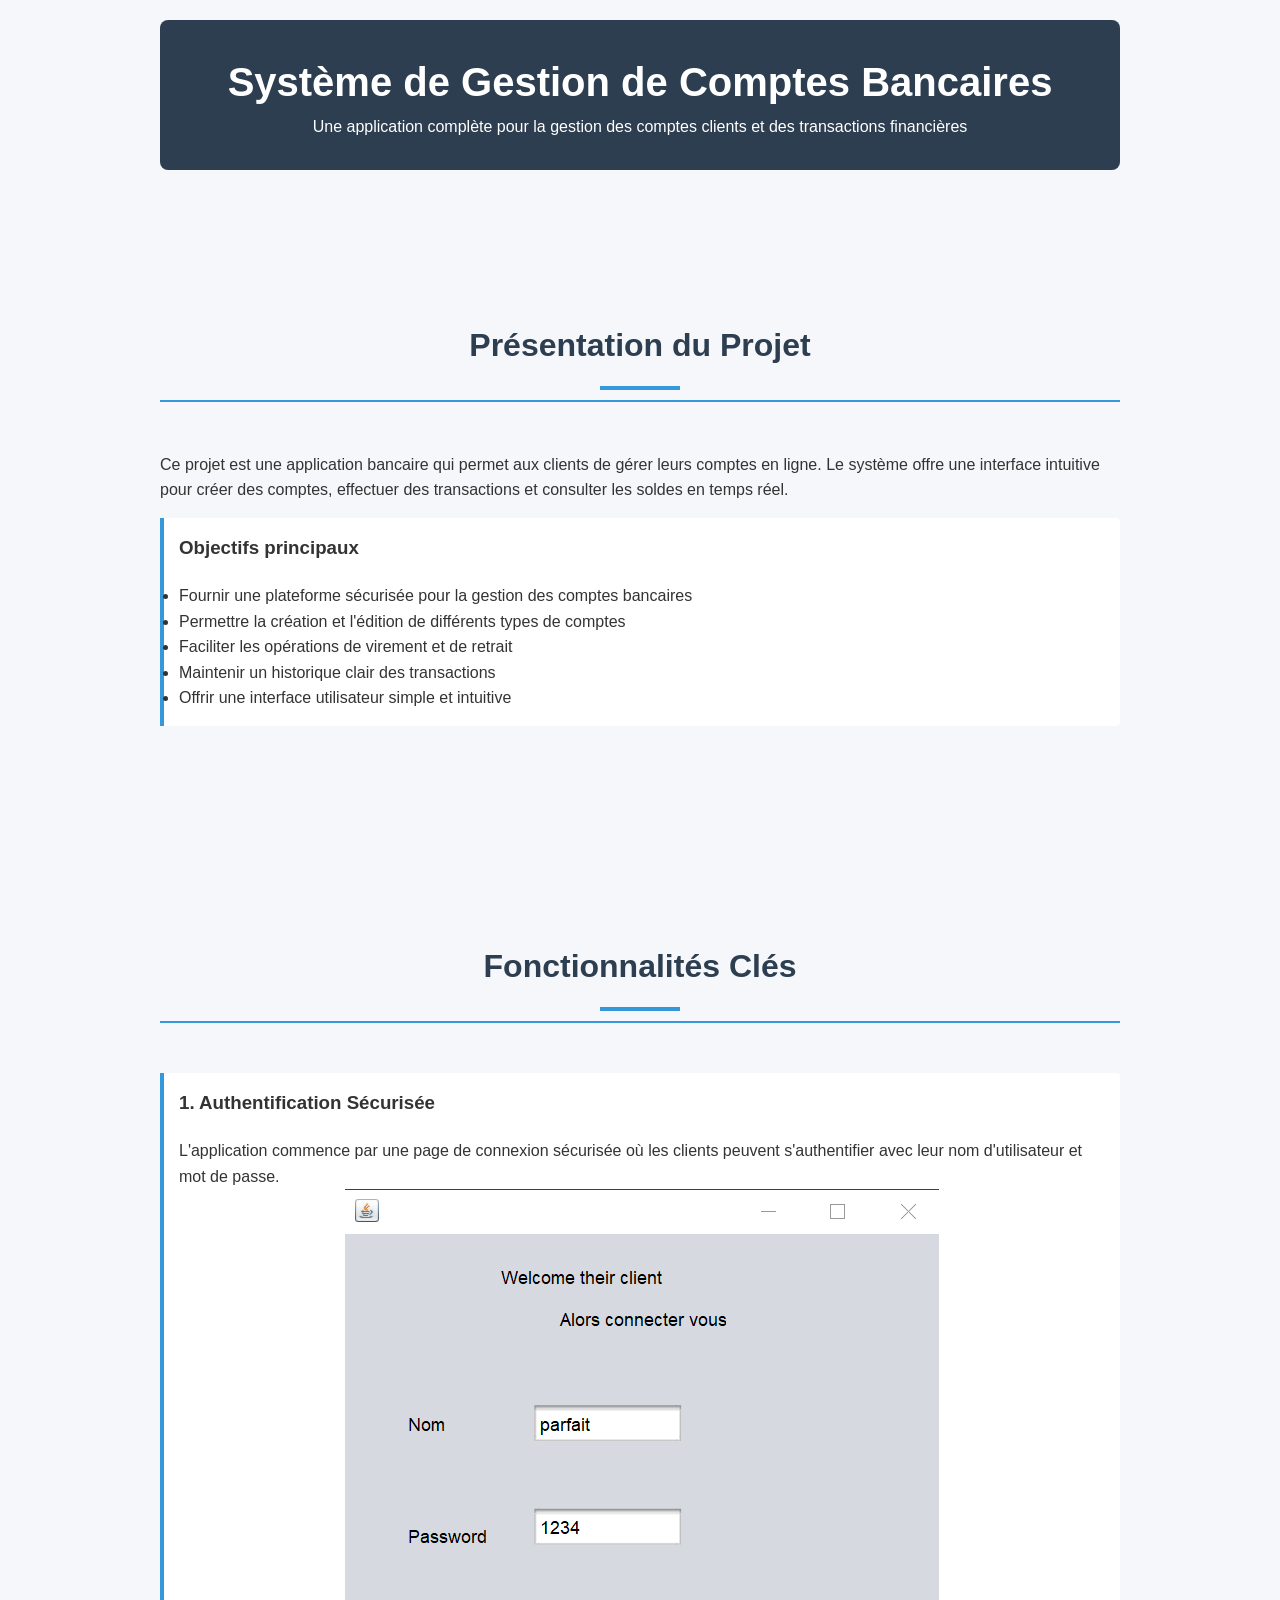
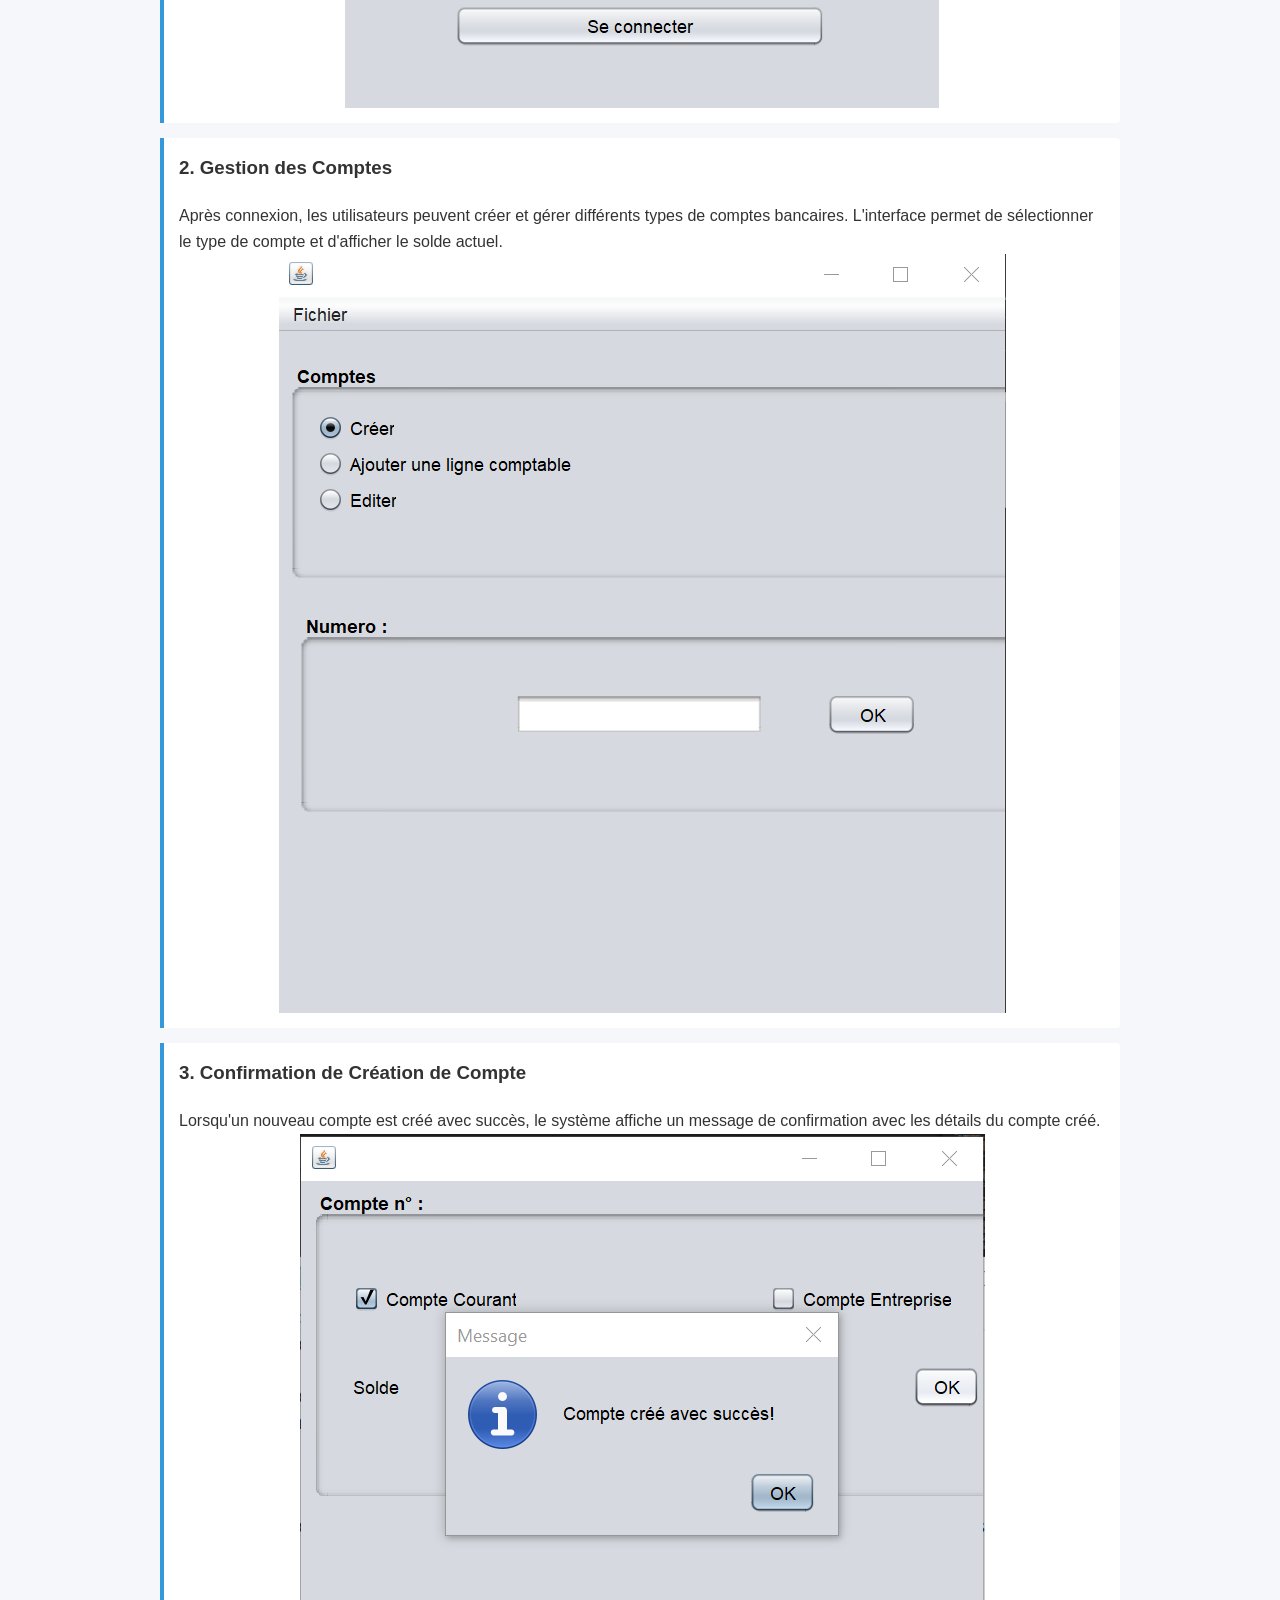
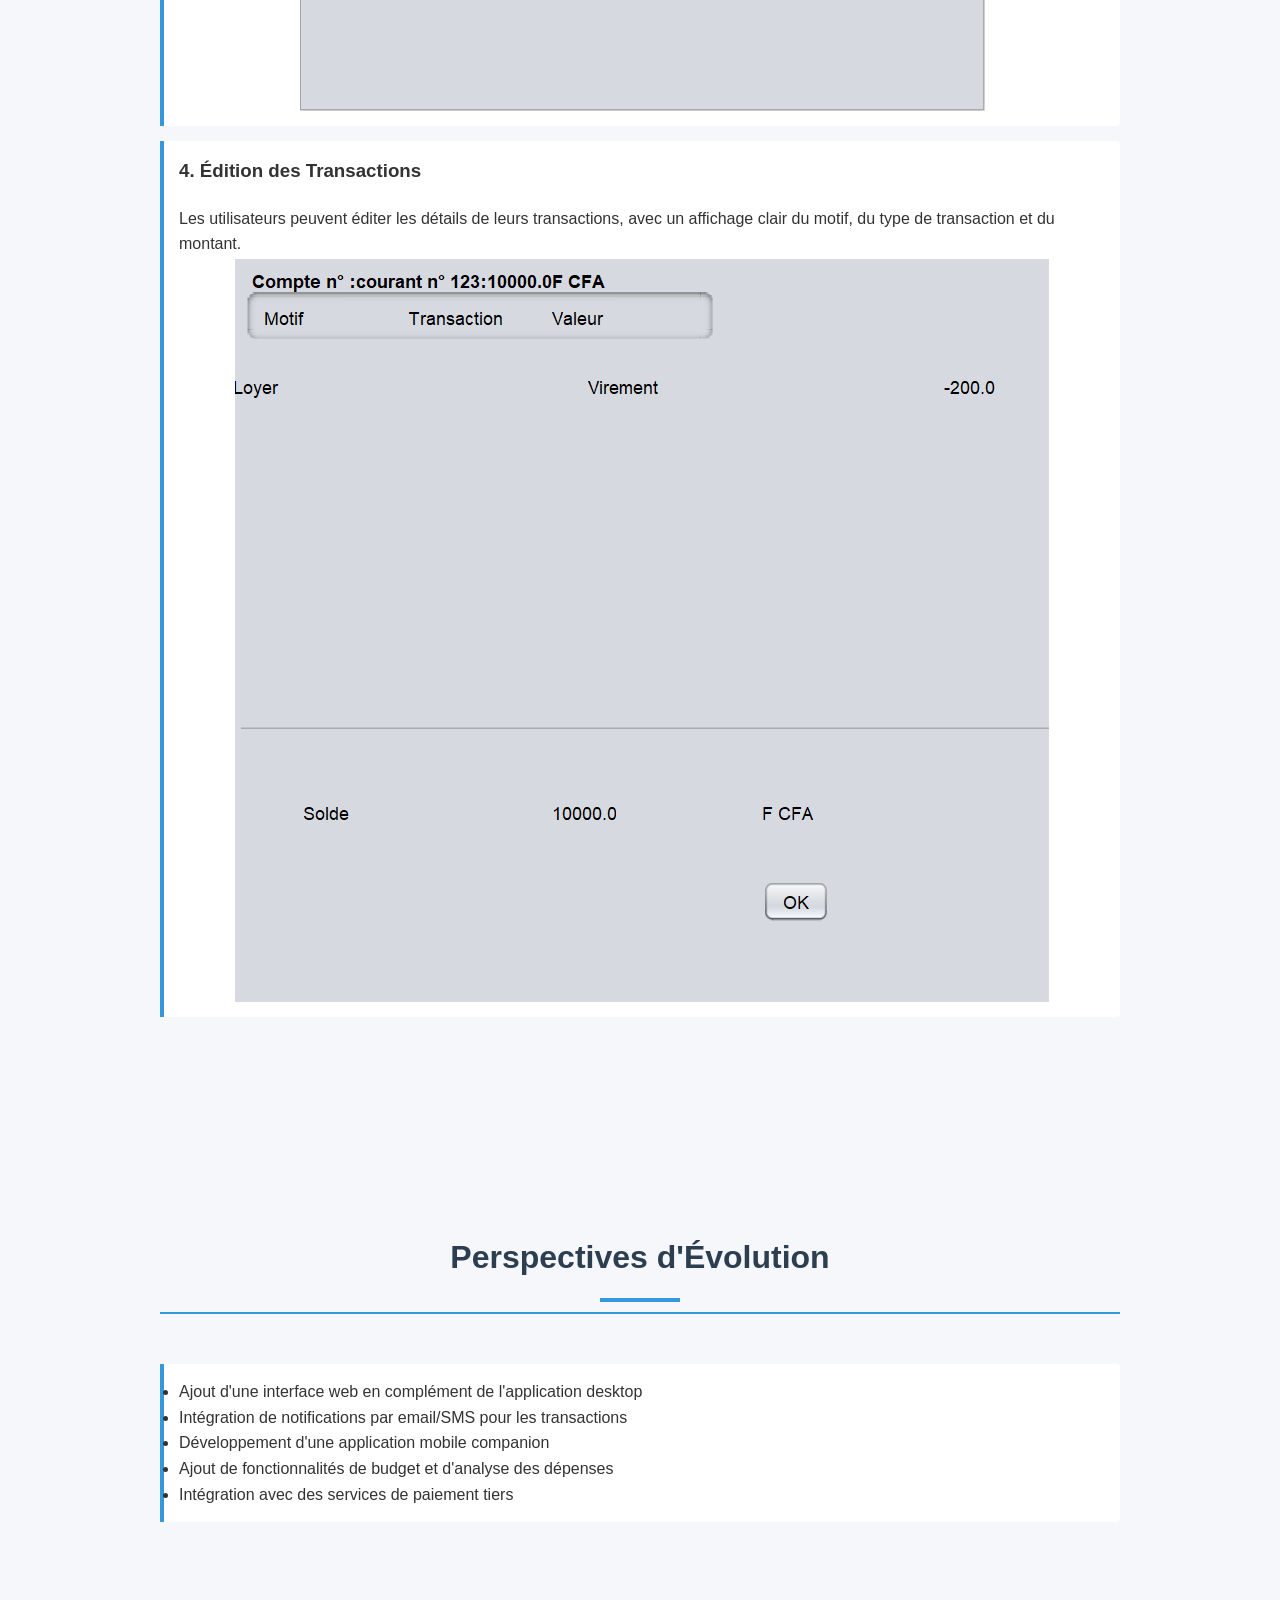
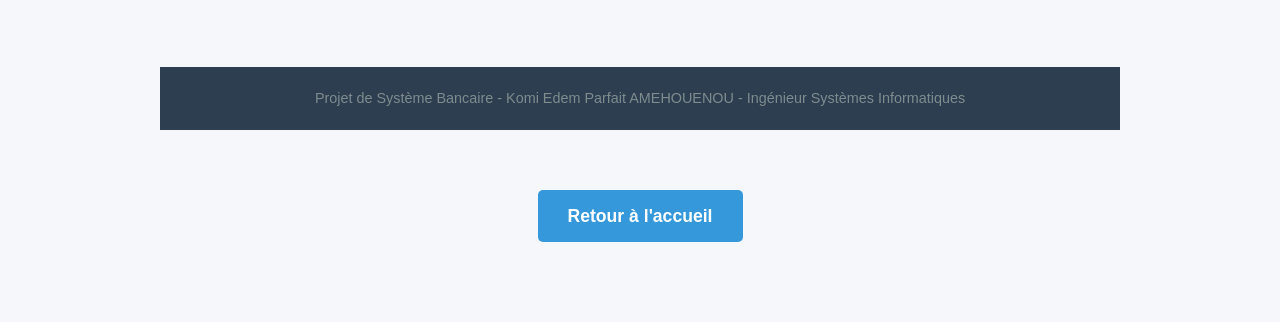
<file: banque.html>
<!DOCTYPE html>
<html lang="fr">
<head>
    <meta charset="UTF-8">
    <meta name="viewport" content="width=device-width, initial-scale=1.0">
    <title>Komi Edem Parfait AMEHOUENOU - Système de Gestion de Comptes</title>
     <link rel="stylesheet" href="css/Portfolio.css">
    <style>
        body {
            font-family: 'Segoe UI', Tahoma, Geneva, Verdana, sans-serif;
            line-height: 1.6;
            color: #333;
            max-width: 1000px;
            margin: 0 auto;
            padding: 20px;
            background-color: #f5f7fa;
        }
        
        header {
            background-color: #2c3e50;
            color: white;
            padding: 30px 0;
            text-align: center;
            border-radius: 8px;
            margin-bottom: 30px;
        }
        
        h1 {
            margin: 0;
            font-size: 2.5em;
        }
        
        h2 {
            color: #2c3e50;
            border-bottom: 2px solid #3498db;
            padding-bottom: 10px;
            margin-top: 40px;
        }
        
        .screenshot {
            background-color: white;
            border: 1px solid #ddd;
            border-radius: 8px;
            padding: 20px;
            margin: 20px 0;
            box-shadow: 0 4px 8px rgba(0,0,0,0.1);
        }
        
        .screenshot img {
            max-width: 100%;
            height: auto;
            display: block;
            margin: 0 auto;
            border: 1px solid #eee;
        }
        
        .screenshot-caption {
            text-align: center;
            font-style: italic;
            color: #7f8c8d;
            margin-top: 10px;
        }
        
        .feature {
            background-color: white;
            border-left: 4px solid #3498db;
            padding: 15px;
            margin: 15px 0;
            border-radius: 0 4px 4px 0;
        }
        
        .tech-stack {
            display: flex;
            flex-wrap: wrap;
            gap: 15px;
            margin: 20px 0;
        }
        
        .tech-item {
            background-color: #3498db;
            color: white;
            padding: 8px 15px;
            border-radius: 20px;
            font-size: 0.9em;
        }
        
        footer {
            text-align: center;
            margin-top: 50px;
            padding: 20px;
            color: #7f8c8d;
            font-size: 0.9em;
        }
        
        @media (max-width: 768px) {
            body {
                padding: 10px;
            }
            
            h1 {
                font-size: 1.8em;
            }
        }
    </style>
</head>
<body>

    

    <header>
        <h1>Système de Gestion de Comptes Bancaires</h1>
        <p>Une application complète pour la gestion des comptes clients et des transactions financières</p>
    </header>
    
    <section>
        <h2>Présentation du Projet</h2>
        <p>
            Ce projet est une application bancaire qui permet aux clients de gérer leurs comptes en ligne.
            Le système offre une interface intuitive pour créer des comptes, effectuer des transactions
            et consulter les soldes en temps réel.
        </p>
        
        <div class="feature">
            <h3>Objectifs principaux</h3>
            <ul>
                <li>Fournir une plateforme sécurisée pour la gestion des comptes bancaires</li>
                <li>Permettre la création et l'édition de différents types de comptes</li>
                <li>Faciliter les opérations de virement et de retrait</li>
                <li>Maintenir un historique clair des transactions</li>
                <li>Offrir une interface utilisateur simple et intuitive</li>
            </ul>
        </div>
    </section>
    
    <section>
        <h2>Fonctionnalités Clés</h2>
        
        <div class="feature">
            <h3>1. Authentification Sécurisée</h3>
            <p>
                L'application commence par une page de connexion sécurisée où les clients peuvent
                s'authentifier avec leur nom d'utilisateur et mot de passe.
            </p>
            <img src="images/Connecter.png" alt="Page de connection" 
             style="display: block; margin-left: auto; margin-right: auto;">
               
            </div>
        </div>
        
        <div class="feature">
            <h3>2. Gestion des Comptes</h3>
            <p>
                Après connexion, les utilisateurs peuvent créer et gérer différents types de comptes bancaires.
                L'interface permet de sélectionner le type de compte et d'afficher le solde actuel.
            </p>
            <img src="images/Bienvenue.png" alt="Page de connection" 
             style="display: block; margin-left: auto; margin-right: auto;">
               
        </div>
        
        <div class="feature">
            <h3>3. Confirmation de Création de Compte</h3>
            <p>
                Lorsqu'un nouveau compte est créé avec succès, le système affiche un message de confirmation
                avec les détails du compte créé.
            </p>
            <img src="images/CompteSuccess.png" alt="Page de connection" 
             style="display: block; margin-left: auto; margin-right: auto;">
               
        </div>
        
        <div class="feature">
            <h3>4. Édition des Transactions</h3>
            <p>
                Les utilisateurs peuvent éditer les détails de leurs transactions, avec un affichage clair
                du motif, du type de transaction et du montant.
            </p>
            <img src="images/Editer.png" alt="Page de connection" 
             style="display: block; margin-left: auto; margin-right: auto;">
               
                
        </div>
    </section>
    
    <section>
        <h2>Perspectives d'Évolution</h2>
        <div class="feature">
            <ul>
                <li>Ajout d'une interface web en complément de l'application desktop</li>
                <li>Intégration de notifications par email/SMS pour les transactions</li>
                <li>Développement d'une application mobile companion</li>
                <li>Ajout de fonctionnalités de budget et d'analyse des dépenses</li>
                <li>Intégration avec des services de paiement tiers</li>
            </ul>
        </div>
    </section>
    
    <footer>
        <p>Projet de Système Bancaire - Komi Edem Parfait AMEHOUENOU - Ingénieur Systèmes Informatiques</p>
    </footer>

    <!-- Bouton avec style inline -->
<div style="display: flex; justify-content: center; margin: 40px 0; padding: 20px 0;">
    <a href="index.html" 
       style="display: inline-block;
              background: #3498db;
              color: white;
              padding: 12px 30px;
              border-radius: 5px;
              text-decoration: none;
              font-weight: 600;
              font-size: 1.1rem;
              transition: all 0.3s ease;"
       onmouseover="this.style.background='#2980b9'; this.style.transform='translateY(-3px)'; this.style.boxShadow='0 5px 15px rgba(0,0,0,0.1)'"
       onmouseout="this.style.background='#3498db'; this.style.transform='none'; this.style.boxShadow='none'">
       Retour à l'accueil
    </a>

</div>
</body>
</html>
</file>
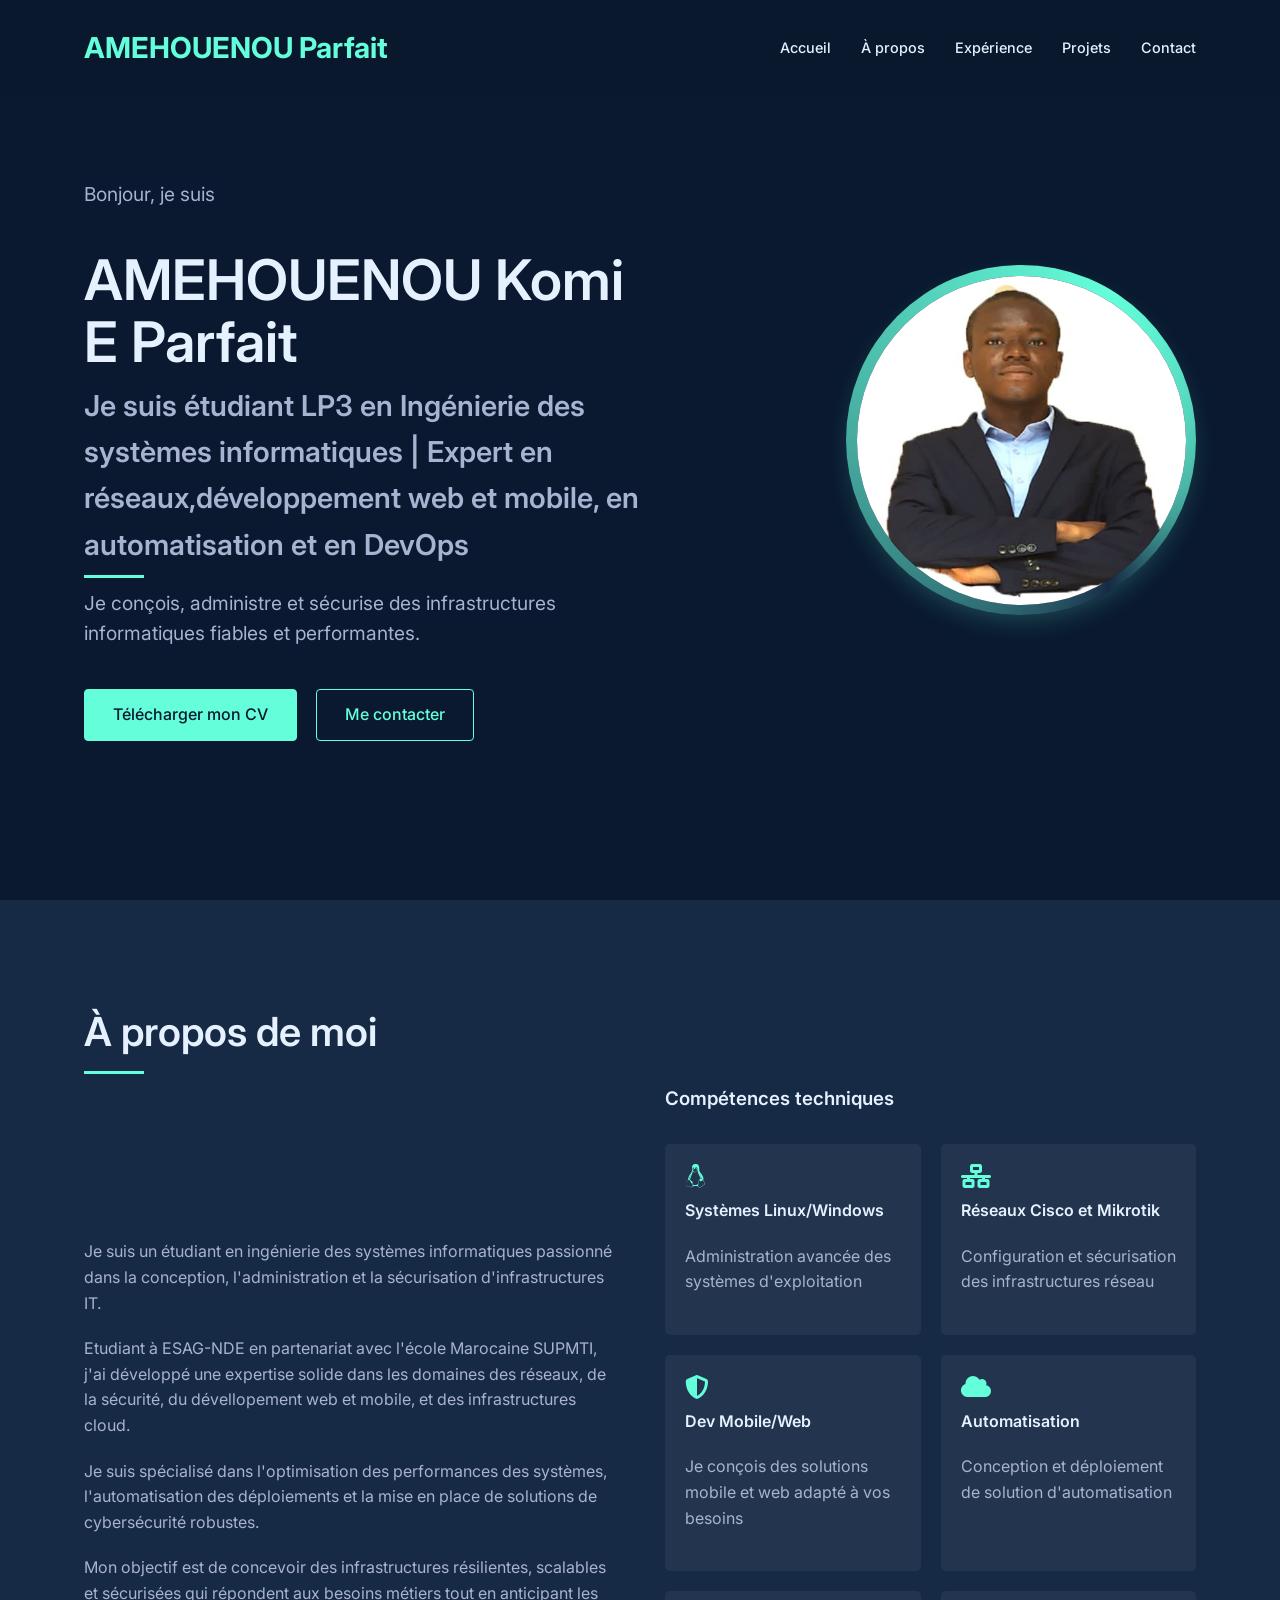
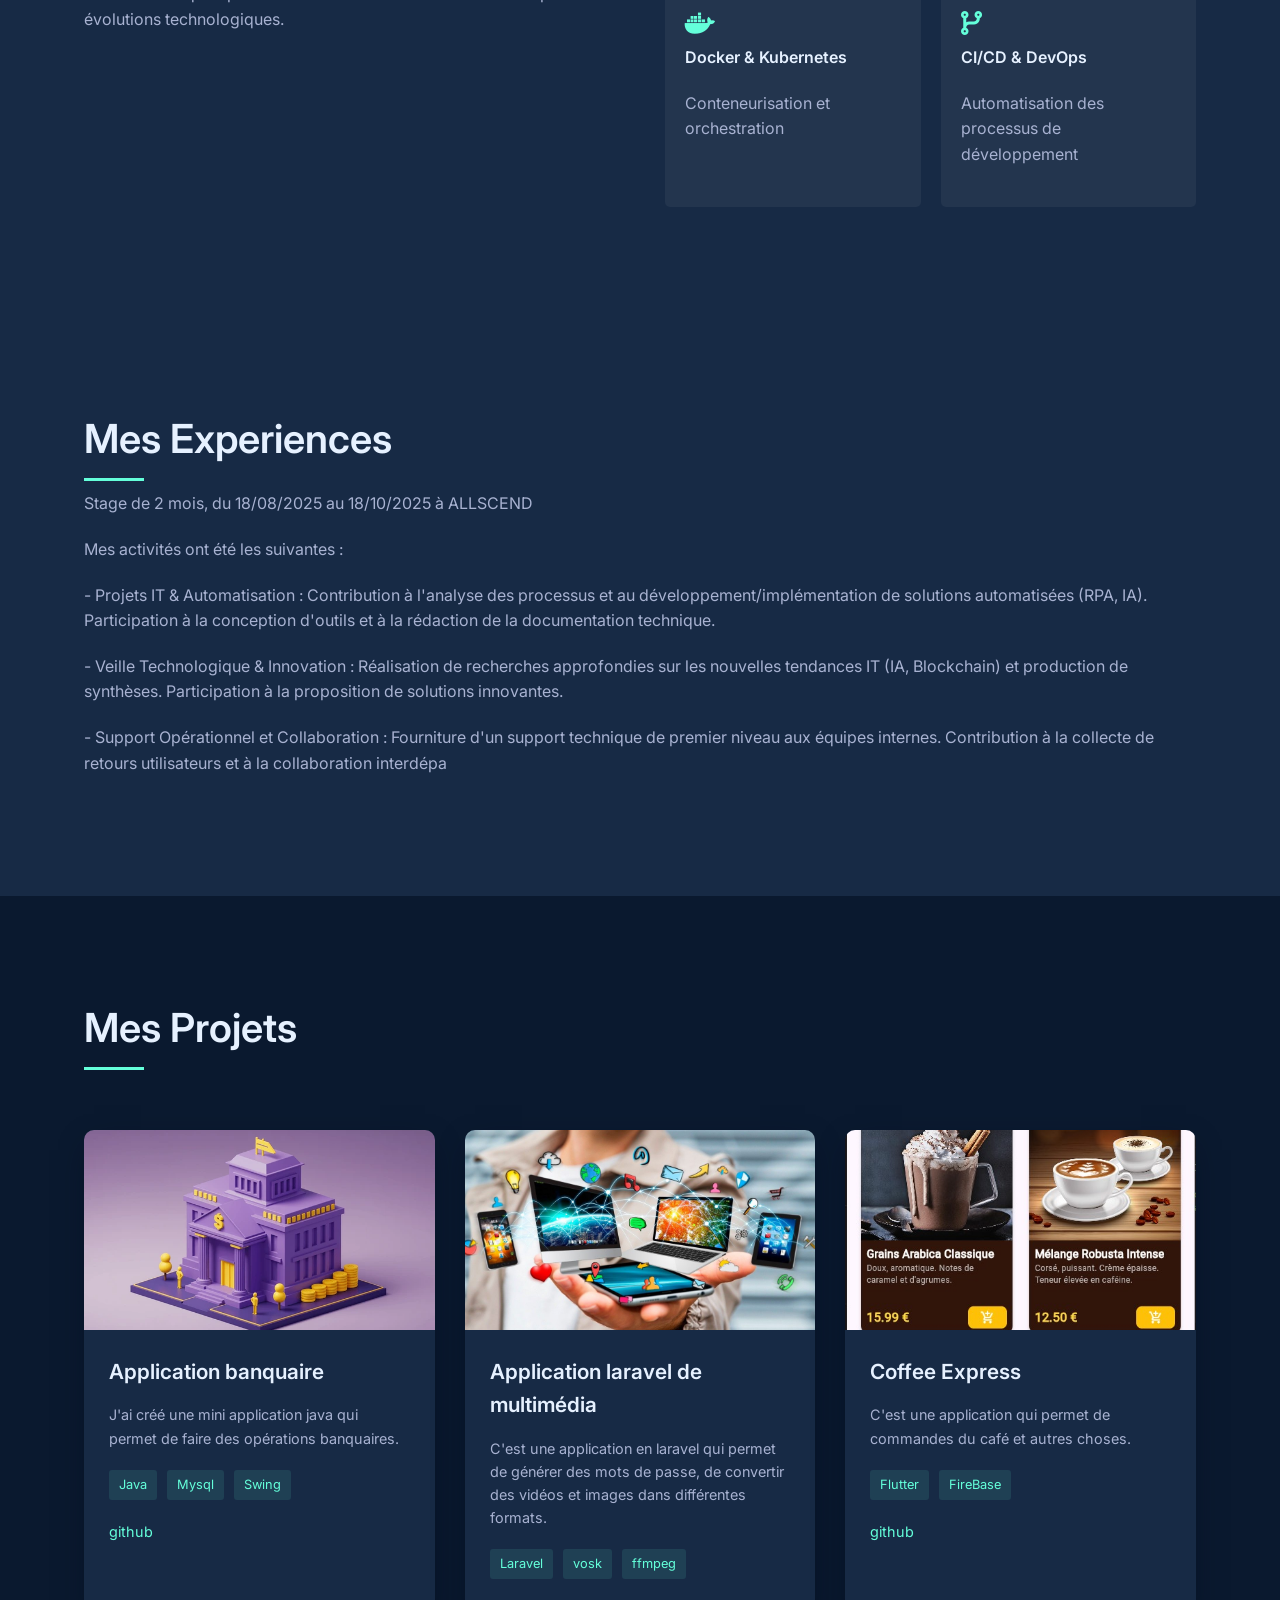
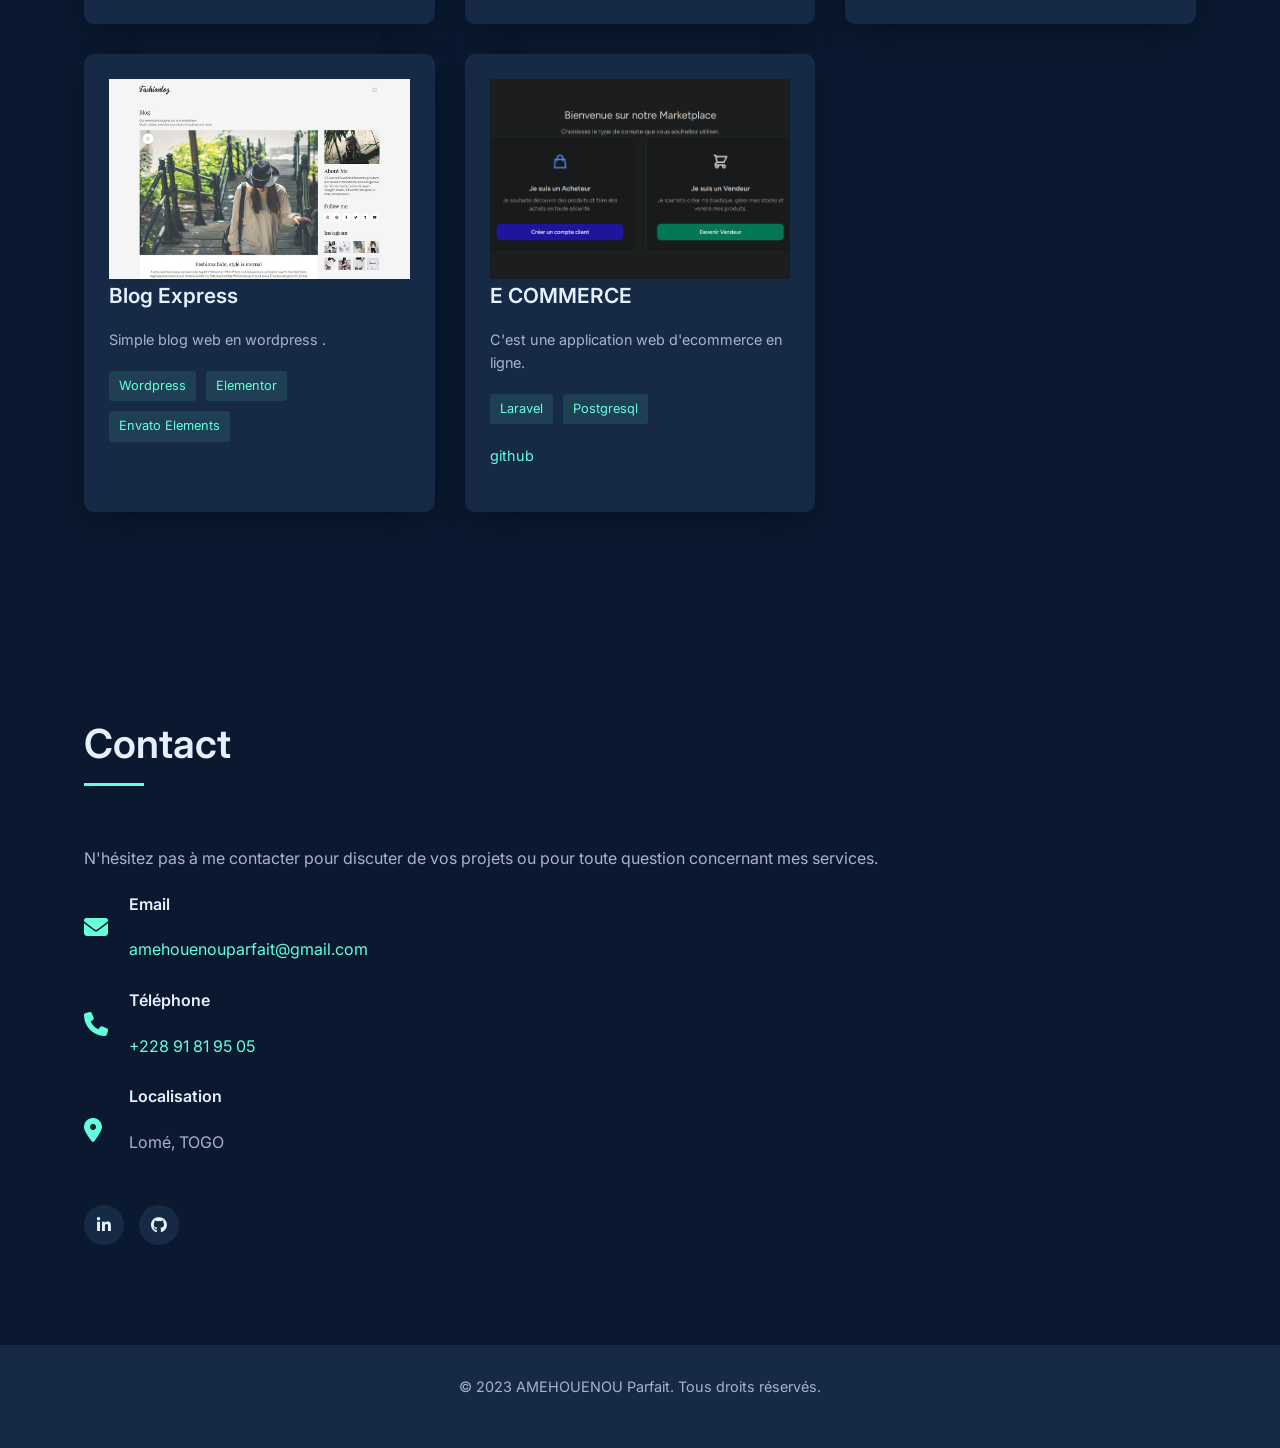
<file: portfolio.html>
<!DOCTYPE html>
<html lang="fr">
<head>
    <meta charset="UTF-8">
    <meta name="viewport" content="width=device-width, initial-scale=1.0">
    <title>AMEHOUENOU - Ingénieur en Systèmes Informatiques</title>
    <link rel="stylesheet" href="https://cdnjs.cloudflare.com/ajax/libs/font-awesome/6.4.0/css/all.min.css">
    <link rel="icon" type="image/png" href="/images/parfait.jpg">
    <link href="https://fonts.googleapis.com/css2?family=Inter:wght@300;400;500;600;700&display=swap" rel="stylesheet">
    <style>
        :root {
            --primary: #0a192f;
            --secondary: #172a45;
            --accent: #64ffda;
            --accent-light: #8affdf;
            --text: #ccd6f6;
            --text-light: #a8b2d1;
            --white: #e6f1ff;
            --transition: all 0.25s cubic-bezier(0.645, 0.045, 0.355, 1);
        }

        * {
            margin: 0;
            padding: 0;
            box-sizing: border-box;
        }

        html {
            scroll-behavior: smooth;
        }

        body {
            font-family: 'Inter', sans-serif;
            background-color: var(--primary);
            color: var(--text);
            line-height: 1.6;
            overflow-x: hidden;
        }

        .container {
            width: 90%;
            max-width: 1200px;
            margin: 0 auto;
            padding: 0 20px;
        }

        section {
            padding: 100px 0;
        }

        h1, h2, h3, h4 {
            color: var(--white);
            margin-bottom: 20px;
            font-weight: 600;
        }

        h1 {
            font-size: 3.5rem;
            line-height: 1.1;
        }

        h2 {
            font-size: 2.5rem;
            position: relative;
            display: inline-block;
        }

        h2::after {
            content: '';
            position: absolute;
            bottom: -10px;
            left: 0;
            width: 60px;
            height: 3px;
            background-color: var(--accent);
        }

        p {
            margin-bottom: 20px;
            color: var(--text-light);
        }

        a {
            text-decoration: none;
            color: var(--accent);
            transition: var(--transition);
        }

        a:hover {
            color: var(--accent-light);
        }

        .btn {
            display: inline-block;
            padding: 12px 28px;
            border-radius: 4px;
            font-weight: 500;
            cursor: pointer;
            transition: var(--transition);
            border: 1px solid var(--accent);
            background-color: transparent;
            color: var(--accent);
            font-size: 1rem;
        }

        .btn:hover {
            background-color: rgba(100, 255, 218, 0.1);
            transform: translateY(-3px);
        }

        .btn-primary {
            background-color: var(--accent);
            color: var(--primary);
            margin-right: 15px;
        }

        .btn-primary:hover {
            background-color: var(--accent-light);
            border-color: var(--accent-light);
        }

        /* Header */
        header {
            position: fixed;
            top: 0;
            width: 100%;
            padding: 25px 0;
            background-color: rgba(10, 25, 47, 0.9);
            -webkit-backdrop-filter: blur(10px);
            backdrop-filter: blur(10px);
            z-index: 1000;
            transition: var(--transition);
        }

        header.scrolled {
            padding: 15px 0;
            box-shadow: 0 10px 30px -10px rgba(2, 12, 27, 0.7);
        }

        .navbar {
            display: flex;
            justify-content: space-between;
            align-items: center;
        }

        .logo {
            font-size: 1.8rem;
            font-weight: 700;
            color: var(--accent);
        }

        .nav-links {
            display: flex;
            list-style: none;
        }

        .nav-links li {
            margin-left: 30px;
        }

        .nav-links a {
            color: var(--white);
            font-size: 0.9rem;
            font-weight: 500;
        }

        .nav-links a:hover {
            color: var(--accent);
        }

        .nav-links a span {
            color: var(--accent);
            margin-right: 5px;
            font-size: 0.8rem;
        }

        .mobile-menu {
            display: none;
            font-size: 1.5rem;
            cursor: pointer;
        }

        /* Hero Section */
        #hero {
            min-height: 100vh;
            display: flex;
            align-items: center;
            padding-top: 80px;
        }

        .hero-content {
            display: flex;
            align-items: center;
            justify-content: space-between;
        }

        .hero-text {
            flex: 1;
            max-width: 600px;
        }

        .hero-text h1 {
            margin-bottom: 10px;
        }

        .hero-text h2 {
            font-size: 1.8rem;
            margin-bottom: 20px;
            color: var(--text-light);
        }

        .hero-text p {
            font-size: 1.2rem;
            margin-bottom: 40px;
            max-width: 500px;
        }

        .hero-image {
            flex: 1;
            display: flex;
            justify-content: flex-end;
        }

        .profile-img-container {
            width: 350px;
            height: 350px;
            border-radius: 50%;
            position: relative;
            overflow: hidden;
            box-shadow: 0 10px 30px -10px rgba(100, 255, 218, 0.3);
        }

        .profile-img-container::before {
            content: '';
            position: absolute;
            width: 150%;
            height: 150%;
            background: conic-gradient(var(--accent), var(--secondary), var(--accent));
            animation: rotate 10s linear infinite;
            z-index: 1;
        }

        .profile-img-container::after {
            content: '';
            position: absolute;
            width: 94%;
            height: 94%;
            background-color: var(--primary);
            border-radius: 50%;
            top: 3%;
            left: 3%;
            z-index: 2;
        }

        .profile-img {
            position: absolute;
            width: 94%;
            height: 94%;
            border-radius: 50%;
            top: 3%;
            left: 3%;
            object-fit: cover;
            z-index: 3;
        }

        @keyframes rotate {
            from {
                transform: rotate(0deg);
            }
            to {
                transform: rotate(360deg);
            }
        }

        /* About Section */
        #about {
            background-color: var(--secondary);
        }

        .about-content {
            display: flex;
            align-items: center;
            gap: 50px;
        }

        .about-text {
            flex: 1;
        }

        .skills {
            flex: 1;
        }

        .skills-grid {
            display: grid;
            grid-template-columns: repeat(2, 1fr);
            gap: 20px;
            margin-top: 30px;
        }

        .skill-item {
            background-color: rgba(255, 255, 255, 0.05);
            padding: 20px;
            border-radius: 5px;
            transition: var(--transition);
        }

        .skill-item:hover {
            transform: translateY(-5px);
            box-shadow: 0 10px 20px -10px rgba(0, 0, 0, 0.2);
        }

        .skill-item i {
            font-size: 1.5rem;
            color: var(--accent);
            margin-bottom: 10px;
        }

        /* Projects Section */
        .projects-grid {
            display: grid;
            grid-template-columns: repeat(auto-fill, minmax(300px, 1fr));
            gap: 30px;
            margin-top: 50px;
        }

        .project-card {
            background-color: var(--secondary);
            border-radius: 10px;
            overflow: hidden;
            transition: var(--transition);
            box-shadow: 0 10px 30px -10px rgba(2, 12, 27, 0.7);
        }

        .project-card:hover {
            transform: translateY(-10px);
            box-shadow: 0 20px 30px -10px rgba(100, 255, 218, 0.2);
        }

        .project-img {
            height: 200px;
            position: relative;
            overflow: hidden;
        }

        .project-img img {
            width: 100%;
            height: 100%;
            object-fit: cover;
            transition: var(--transition);
        }

        .project-card:hover .project-img img {
            transform: scale(1.05);
        }

        .project-content {
            padding: 25px;
        }

        .project-content h3 {
            margin-bottom: 15px;
            font-size: 1.3rem;
        }

        .project-content p {
            font-size: 0.9rem;
            margin-bottom: 20px;
        }

        .project-tech {
            display: flex;
            flex-wrap: wrap;
            gap: 10px;
            margin-bottom: 20px;
        }

        .tech-tag {
            background-color: rgba(100, 255, 218, 0.1);
            color: var(--accent);
            padding: 5px 10px;
            border-radius: 3px;
            font-size: 0.8rem;
        }

        .project-links {
            display: flex;
            gap: 15px;
        }

        /* Experience Section */
        #experience {
            background-color: var(--secondary);
        }

        .timeline {
            position: relative;
            max-width: 800px;
            margin: 50px auto 0;
        }

        .timeline::before {
            content: '';
            position: absolute;
            left: 50%;
            transform: translateX(-50%);
            width: 2px;
            height: 100%;
            background-color: var(--accent);
        }

        .timeline-item {
            margin-bottom: 50px;
            position: relative;
            width: 100%;
        }

        .timeline-item:nth-child(odd) .timeline-content {
            margin-left: 0;
            margin-right: calc(50% + 30px);
            text-align: right;
        }

        .timeline-item:nth-child(even) .timeline-content {
            margin-left: calc(50% + 30px);
        }

        .timeline-content {
            background-color: var(--primary);
            padding: 25px;
            border-radius: 10px;
            box-shadow: 0 5px 15px rgba(0, 0, 0, 0.1);
            position: relative;
        }

        .timeline-content::before {
            content: '';
            position: absolute;
            top: 20px;
            width: 20px;
            height: 20px;
            background-color: var(--accent);
            border-radius: 50%;
        }

        .timeline-item:nth-child(odd) .timeline-content::before {
            right: -40px;
        }

        .timeline-item:nth-child(even) .timeline-content::before {
            left: -40px;
        }

        .timeline-content h3 {
            margin-bottom: 5px;
            font-size: 1.2rem;
        }

        .timeline-content .date {
            color: var(--accent);
            font-weight: 500;
            margin-bottom: 10px;
            display: block;
        }

        .timeline-content ul {
            padding-left: 20px;
            color: var(--text-light);
        }

        .timeline-content li {
            margin-bottom: 8px;
        }

        /* Contact Section */
        .contact-content {
            display: flex;
            gap: 50px;
            margin-top: 50px;
        }

        .contact-info {
            flex: 1;
        }

        .contact-form {
            flex: 1;
        }

        .contact-item {
            display: flex;
            align-items: center;
            margin-bottom: 25px;
        }

        .contact-item i {
            font-size: 1.5rem;
            color: var(--accent);
            margin-right: 15px;
            width: 30px;
        }

        .social-links {
            display: flex;
            gap: 15px;
            margin-top: 30px;
        }

        .social-links a {
            display: flex;
            align-items: center;
            justify-content: center;
            width: 40px;
            height: 40px;
            border-radius: 50%;
            background-color: var(--secondary);
            color: var(--white);
            transition: var(--transition);
        }

        .social-links a:hover {
            background-color: var(--accent);
            color: var(--primary);
            transform: translateY(-3px);
        }

        .form-group {
            margin-bottom: 20px;
        }

        .form-group label {
            display: block;
            margin-bottom: 8px;
            color: var(--white);
            font-weight: 500;
        }

        .form-control {
            width: 100%;
            padding: 12px 15px;
            background-color: var(--secondary);
            border: 1px solid rgba(255, 255, 255, 0.1);
            border-radius: 4px;
            color: var(--white);
            font-family: 'Inter', sans-serif;
            transition: var(--transition);
        }

        .form-control:focus {
            outline: none;
            border-color: var(--accent);
        }

        textarea.form-control {
            min-height: 150px;
            resize: vertical;
        }

        /*  IMAGE DANS LES COMPETENCES*/
        .flex-competenceImage {
            display: flex;
            justify-content: center;
            align-items: center;
            gap: 20px;
            padding: 20px;
        }

        .flex-competence2image {
            width: 250px;
            height: 180px;
            object-fit: cover;
            border: 2px solid #ddd;
            border-radius: 10px;
            transition: transform 0.3s ease;
        }
        
        .flex-competenceimage:hover {
            transform: scale(1.05);
        }


        /***************************************/

        /* Footer */
        footer {
            background-color: var(--secondary);
            padding: 30px 0;
            text-align: center;
            font-size: 0.9rem;
            color: var(--text-light);
        }

        /* Responsive Design */
        @media (max-width: 992px) {
            h1 {
                font-size: 2.8rem;
            }

            h2 {
                font-size: 2rem;
            }

            .hero-content {
                flex-direction: column-reverse;
                text-align: center;
            }

            .hero-text {
                max-width: 100%;
            }

            .hero-image {
                margin-bottom: 40px;
            }

            .profile-img-container {
                width: 280px;
                height: 280px;
            }

            .about-content {
                flex-direction: column;
            }

            .timeline::before {
                left: 30px;
            }

            .timeline-item:nth-child(odd) .timeline-content,
            .timeline-item:nth-child(even) .timeline-content {
                margin-left: 80px;
                margin-right: 0;
                text-align: left;
            }

            .timeline-item:nth-child(odd) .timeline-content::before,
            .timeline-item:nth-child(even) .timeline-content::before {
                left: -40px;
            }

            .contact-content {
                flex-direction: column;
            }
        }

        @media (max-width: 768px) {
            .nav-links {
                display: none;
            }

            .mobile-menu {
                display: block;
            }

            .skills-grid {
                grid-template-columns: 1fr;
            }

            .projects-grid {
                grid-template-columns: 1fr;
            }
        }

        @media (max-width: 576px) {
            h1 {
                font-size: 2.2rem;
            }

            h2 {
                font-size: 1.8rem;
            }

            .btn {
                padding: 10px 20px;
                font-size: 0.9rem;
            }

            .profile-img-container {
                width: 220px;
                height: 220px;
            }
        }
    </style>
</head>
<body>
    <!-- Header -->
    <header id="header">
        <div class="container">
            <nav class="navbar">
                <a href="#" class="logo">AMEHOUENOU Parfait</a>
                <ul class="nav-links">
                    <li><a href="#hero"> Accueil</a></li>
                    <li><a href="#about"> À propos</a></li>
                    <li><a href="#experience"> Expérience</a></li>
                   <!-- <li><a href="#skills"> Compétences</a></li> -->
                    <li><a href="#projects"> Projets</a></li>
                    <li><a href="#contact"> Contact</a></li>
                </ul>
                <div class="mobile-menu">
                    <i class="fas fa-bars"></i>
                </div>
            </nav>
        </div>
    </header>

    <!-- Hero Section -->
    <section id="hero">
        <div class="container">
            <div class="hero-content">
                <div class="hero-text">
                    <p></p>
                    <p>Bonjour, je suis</p>
                    <h1>AMEHOUENOU Komi E Parfait</h1>
                    <h2>Je suis étudiant LP3 en Ingénierie des systèmes informatiques |
                         Expert en réseaux,développement web et mobile,
                         en automatisation et en DevOps</h2>
                    <p>Je conçois, administre et sécurise des infrastructures informatiques
                         fiables et performantes.</p>
                    <div class="hero-buttons">
                        <a href="/cv/CV_AMEHOUENOU.pdf" class="btn btn-primary">Télécharger mon CV</a>
                        <a href="#contact" class="btn">Me contacter</a>
                    </div>
                </div>
                <div class="hero-image">
                    <div class="profile-img-container">
                        <!-- Remplacez l'URL par le chemin de votre image -->
                        <img src="/images/Parfait.jpeg" alt="Parfait AMEHOUENOU" class="profile-img">
                    </div>
                </div>
            </div>
        </div>
    </section>

    <!-- About Section -->
    <section id="about">
        <div class="container">
            <h2>À propos de moi</h2>
            <div class="about-content">
                <div class="about-text">
                    <p>Je suis un étudiant en ingénierie des systèmes informatiques passionné dans la conception, l'administration et la sécurisation d'infrastructures IT.</p>
                    <p>Etudiant à ESAG-NDE en partenariat avec l'école Marocaine SUPMTI, j'ai développé une expertise solide dans les domaines des réseaux, de la sécurité, du dévellopement web et mobile, et des infrastructures cloud.</p>
                    <p>Je suis spécialisé dans l'optimisation des performances des systèmes, l'automatisation des déploiements et la mise en place de solutions de cybersécurité robustes.</p>
                    <p>Mon objectif est de concevoir des infrastructures résilientes, scalables et sécurisées qui répondent aux besoins métiers tout en anticipant les évolutions technologiques.</p>
                </div>
                <div class="skills">
                    <h3>Compétences techniques</h3>
                    <div class="skills-grid">
                        <div class="skill-item">
                            <i class="fab fa-linux"></i>
                            <h4>Systèmes Linux/Windows</h4>
                            <p>Administration avancée des systèmes d'exploitation</p>
                        </div>
                        <div class="skill-item">
                            <i class="fas fa-network-wired"></i>
                            <h4>Réseaux Cisco et Mikrotik</h4>
                            <p>Configuration et sécurisation des infrastructures réseau</p>
                        </div>
                        <div class="skill-item">
                            <i class="fas fa-shield-alt"></i>
                            <h4>Dev Mobile/Web</h4>
                            <p>Je conçois des solutions mobile et web adapté à vos besoins</p>
                        </div>
                        <div class="skill-item">
                            <i class="fas fa-cloud"></i>
                            <h4>Automatisation</h4>
                            <p>Conception et déploiement de solution d'automatisation</p>
                        </div>
                        <div class="skill-item">
                            <i class="fab fa-docker"></i>
                            <h4>Docker & Kubernetes</h4>
                            <p>Conteneurisation et orchestration</p>
                        </div>
                        <div class="skill-item">
                            <i class="fas fa-code-branch"></i>
                            <h4>CI/CD & DevOps</h4>
                            <p>Automatisation des processus de développement</p>
                        </div>
                    </div>
                </div>
            </div>
        </div>
    </section>

    <section id="experience">
        <div class="container">
            <h2>Mes Experiences</h2>
            <div class="about-text">
                <p>Stage de 2 mois, du 18/08/2025 au 18/10/2025 à ALLSCEND</p>
                <p>Mes activités ont été les suivantes :</p>
                <p>- Projets IT & Automatisation : Contribution à l'analyse des processus et au
                    développement/implémentation de solutions automatisées (RPA, IA). Participation à
                    la conception d'outils et à la rédaction de la documentation technique.</p>
                <p>- Veille Technologique & Innovation : Réalisation de recherches approfondies sur les
                    nouvelles tendances IT (IA, Blockchain) et production de synthèses. Participation à la
                    proposition de solutions innovantes.</p>
                <p>- Support Opérationnel et Collaboration : Fourniture d'un support technique de premier
                    niveau aux équipes internes. Contribution à la collecte de retours utilisateurs et à la
                    collaboration interdépa</p>
            </div>
        </div>
    </section>
    <!-- Projects Section -->
    <section id="projects">
        <div class="container">
            <h2>Mes Projets</h2>
            <div class="projects-grid">
                <div class="project-card">
                    <div class="project-img">
                        <img src="/images/centralBanque.webp" alt="Application bancaire">
                    </div>
                    <div class="project-content">
                        <h3>Application banquaire</h3>
                        <p>J'ai créé une mini application java qui permet de faire des opérations banquaires.</p>
                        <div class="project-tech">
                            <span class="tech-tag">Java</span>
                            <span class="tech-tag">Mysql</span>
                            <span class="tech-tag">Swing</span>
                        </div>
                        <div class="project-links ">
                            <p>
                                <a href="https://github.com/AMEHOUENOU/JavaBanque">github</a>
                            </p>
                        </div>
                    </div>
                </div>
                <div class="project-card">
                    <div class="project-img">
                         <img src="/images/multii.jpg" alt="Application multimédia">
                    </div>
                    <div class="project-content">
                        <h3>Application laravel de multimédia</h3>
                        <p>C'est une application en laravel qui permet de générer des mots de passe, de convertir des vidéos et images dans différentes formats.</p>
                        <div class="project-tech">
                            <span class="tech-tag">Laravel</span>
                            <span class="tech-tag">vosk</span>
                            <span class="tech-tag">ffmpeg</span>
                        </div>

                       <!-- <div class="project-links ">
                            <p>
                                <a href="https://github.com/AMEHOUENOU/Application_Multim-dia">github</a>
                            </p>
                        </div>
                        -->
                    </div>
                </div>
                <div class="project-card">
                     <div class="project-img">
                         <img src="/images/CoffeeExpress.jpeg" alt="Application de vente de café">
                    </div>
                     <div class="project-content">
                        <h3>Coffee Express</h3>
                        <p>C'est une application qui permet de commandes du café et autres choses.</p>
                        <div class="project-tech">
                            <span class="tech-tag">Flutter</span>
                            <span class="tech-tag">FireBase</span>
                           
                        </div>
                        <div class="project-links ">
                            <p>
                                <a href="https://github.com/AMEHOUENOU/coffeExpress">github</a>
                            </p>
                        </div>
                    </div>
                </div>
                <div class="project-card">
                     <div class="project-content">
                        <div class="project-img">
                         <img src="/images/theme-blog-wordpress.jpg" alt="Application multimédia">
                        </div>
                        <h3>Blog Express</h3>
                        <p>Simple blog web en wordpress .</p>
                        <div class="project-tech">
                            <span class="tech-tag">Wordpress</span>
                            <span class="tech-tag">Elementor</span>
                            <span class="tech-tag">Envato Elements</span>
                        </div>                       
                        </div>
                
                </div>
                <div class="project-card">
                     <div class="project-content">
                        <div class="project-img">
                         <img src="/images/ecommerce.png" alt="Application multimédia">
                        </div>
                
                        <h3>E COMMERCE</h3>
                        <p>C'est une application web d'ecommerce en ligne.</p>
                        <div class="project-tech">
                            <span class="tech-tag">Laravel</span>
                            <span class="tech-tag">Postgresql</span>
                            
                        </div>
                        <div class="project-links ">
                            <p>
                                <a href="https://github.com/AMEHOUENOU/Mon-site_ecommerce.git">github</a>
                            </p>
                        </div>
                    </div>
                </div>
                </div>
            </div>
        </div>
    </section>

    <!-- Contact Section -->
    <section id="contact">
        <div class="container">
            <h2>Contact</h2>
            <div class="contact-content">
                <div class="contact-info">
                    <p>N'hésitez pas à me contacter pour discuter de vos projets ou pour toute question concernant mes services.</p>
                    <div class="contact-item">
                        <i class="fas fa-envelope"></i>
                        <div>
                            <h4>Email</h4>
                            <a href="mailto:amehouenouparfait@gmail.com">amehouenouparfait@gmail.com</a>
                        </div>
                    </div>
                     <div class="contact-item">
                        <i class="fas fa-phone"></i>
                        <div>
                            <h4>Téléphone</h4>
                            <a href="tel:+22891819505">+228 91 81 95 05</a>
                        </div>
                    </div>
                    <div class="contact-item">
                        <i class="fas fa-map-marker-alt"></i>
                        <div>
                            <h4>Localisation</h4>
                            <p>Lomé, TOGO</p>
                        </div>
                    </div>
                    <div class="social-links">
                        <a href="https://www.linkedin.com/in/parfait-amehouenou-b10180361/"><i class="fab fa-linkedin-in"></i></a>
                        <a href="#"><i class="fab fa-github"></i></a>
                    </div>
                </div>
            </div>
        </div>
    </section>

    <!-- Footer -->
    <footer>
        <div class="container">
            <p>© 2023 AMEHOUENOU Parfait. Tous droits réservés.</p>
        </div>
    </footer>

    <script>
        // Header scroll effect
        window.addEventListener('scroll', function() {
            const header = document.getElementById('header');
            if (window.scrollY > 50) {
                header.classList.add('scrolled');
            } else {
                header.classList.remove('scrolled');
            }
        });

        // Mobile menu toggle
        const mobileMenu = document.querySelector('.mobile-menu');
        const navLinks = document.querySelector('.nav-links');

        mobileMenu.addEventListener('click', function() {
            navLinks.style.display = navLinks.style.display === 'flex' ? 'none' : 'flex';
        });

        // Smooth scrolling for anchor links
        document.querySelectorAll('a[href^="#"]').forEach(anchor => {
            anchor.addEventListener('click', function(e) {
                e.preventDefault();
                
                const targetId = this.getAttribute('href');
                if (targetId === '#') return;
                
                const targetElement = document.querySelector(targetId);
                if (targetElement) {
                    window.scrollTo({
                        top: targetElement.offsetTop - 80,
                        behavior: 'smooth'
                    });
                    
                    // Close mobile menu if open
                    if (window.innerWidth <= 768) {
                        navLinks.style.display = 'none';
                    }
                }
            });
        });
    </script>
</body>
</html>
</file>
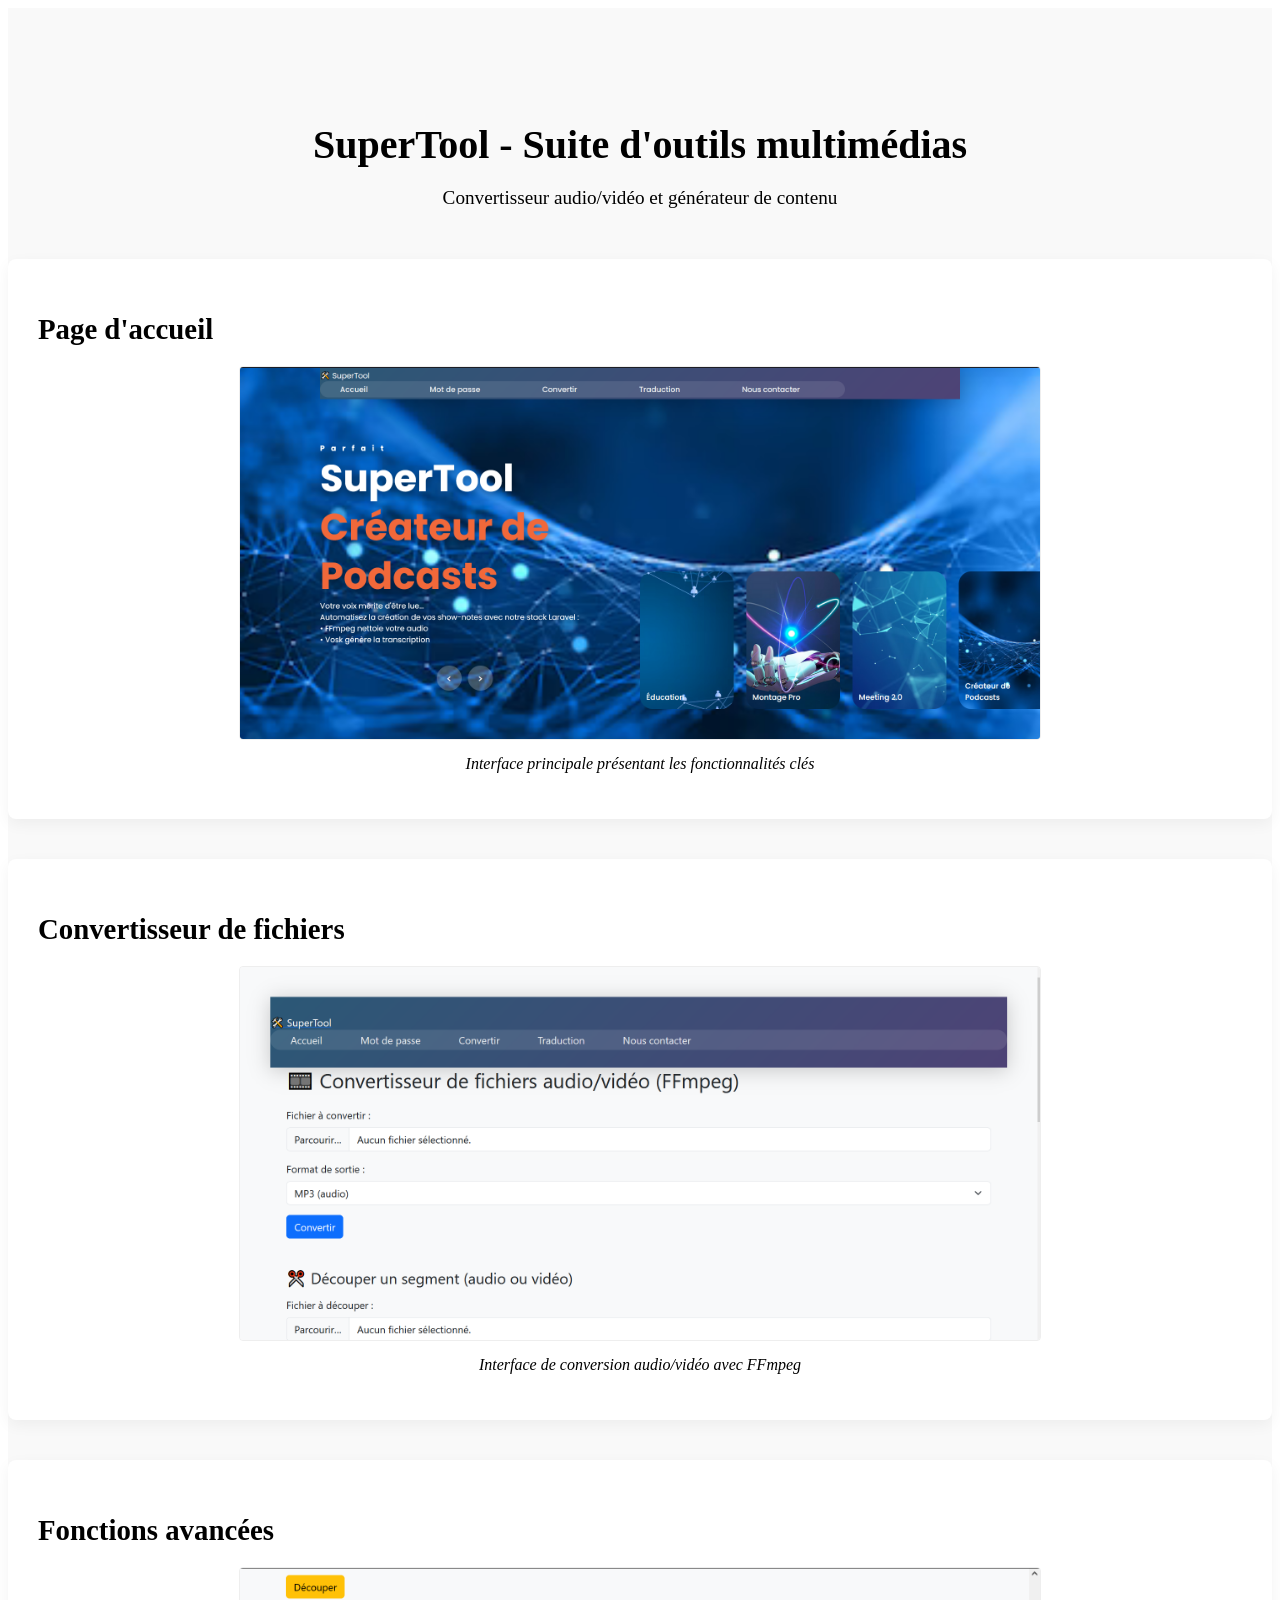
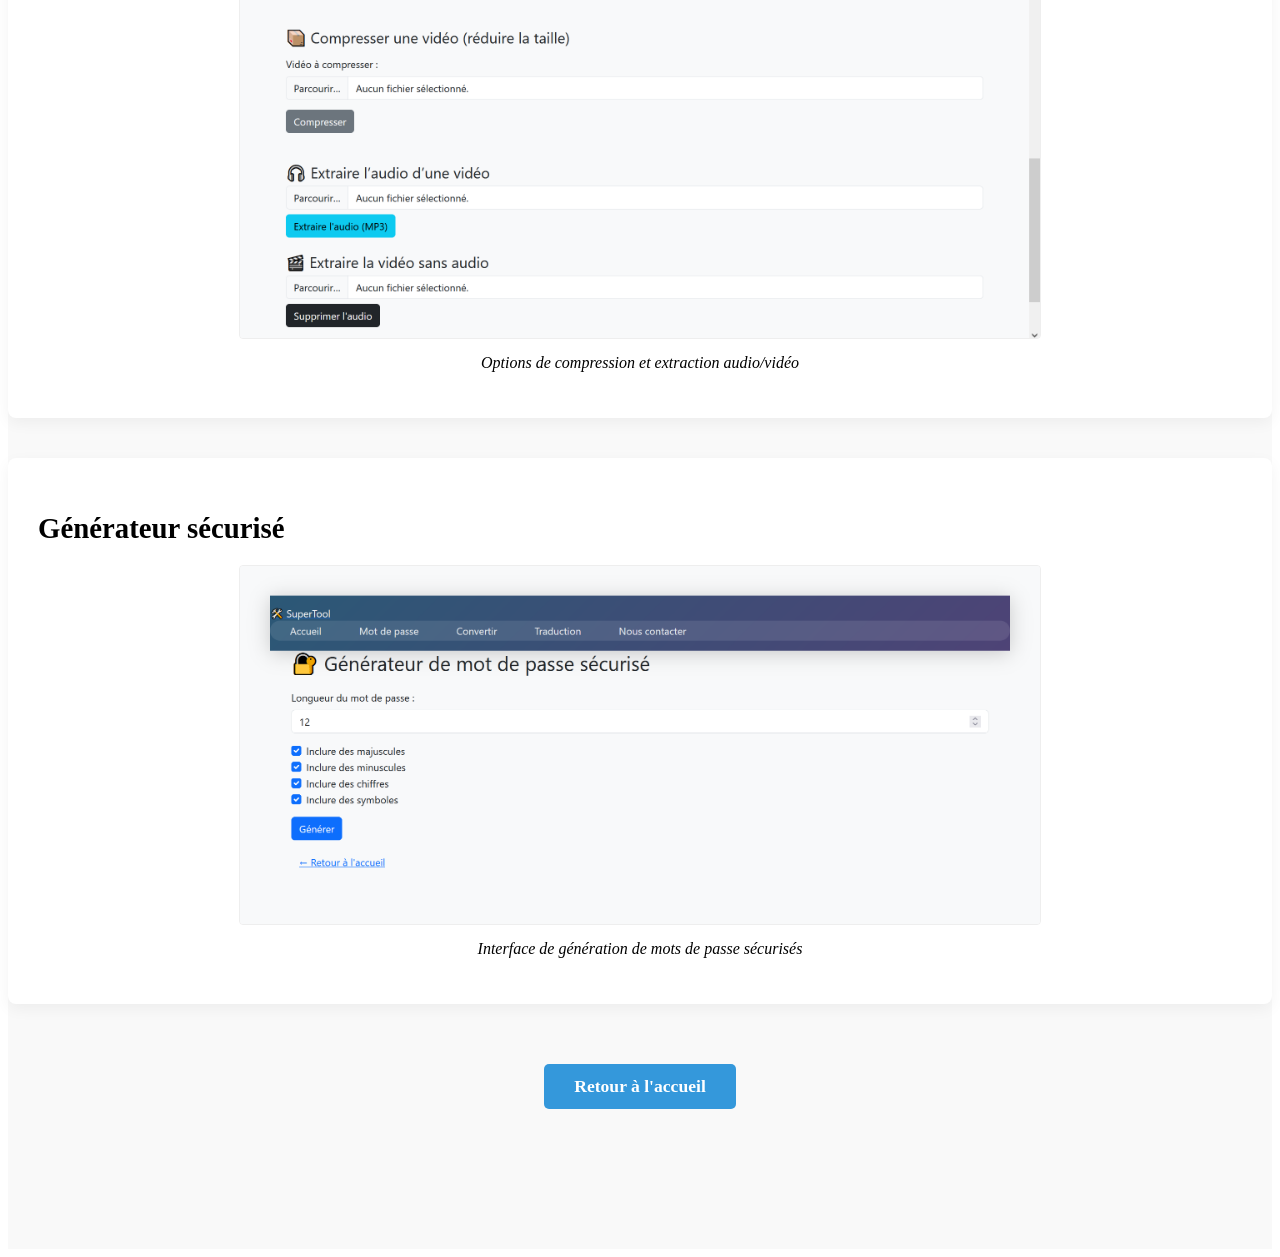
<file: Supertool.html>
<!DOCTYPE html>
<html lang="fr">
<head>
    <meta charset="UTF-8">
    <meta name="viewport" content="width=device-width, initial-scale=1.0">
    <title>SuperTool - Portfolio Komi Edem Parfait AMEHOUENOU</title>
    <link rel="stylesheet" href="css/Supertool.css">
     <!-- Lien vers votre fichier CSS existant -->
    <link rel="stylesheet" href="https://cdnjs.cloudflare.com/ajax/libs/font-awesome/6.0.0/css/all.min.css">
</head>
<body>
   

    <!-- Section SuperTool -->
    <section id="supertool" class="project-detail">
        <div class="container">
            <h1>SuperTool - Suite d'outils multimédias</h1>
            <p class="subtitle">Convertisseur audio/vidéo et générateur de contenu</p>
            
            <!-- Capture d'écran Welcome -->
            <div class="screenshot">
                <h2>Page d'accueil</h2>
                <img src="images/SupertoolWelcome.png" alt="Capture d'écran de la page d'accueil SuperTool">
                <p class="caption">Interface principale présentant les fonctionnalités clés</p>
            </div>
            
            <!-- Capture d'écran Convertisseur -->
            <div class="screenshot">
                <h2>Convertisseur de fichiers</h2>
                <img src="images/SupertoolConvertisseur.png" alt="Capture d'écran du convertisseur SuperTool">
                <p class="caption">Interface de conversion audio/vidéo avec FFmpeg</p>
            </div>
            
            <!-- Capture d'écran Convertisseur avancé -->
            <div class="screenshot">
                <h2>Fonctions avancées</h2>
                <img src="images/SupertoolConvertisseur2.png" alt="Capture d'écran des fonctions avancées">
                <p class="caption">Options de compression et extraction audio/vidéo</p>
            </div>
            
            <!-- Capture d'écran Générateur de mot de passe -->
            <div class="screenshot">
                <h2>Générateur sécurisé</h2>
                <img src="images/SupertoolGenerateur.png" alt="Capture d'écran du générateur de mots de passe">
                <p class="caption">Interface de génération de mots de passe sécurisés</p>
            </div>
            
            

   <!-- Bouton avec style inline -->
<div style="display: flex; justify-content: center; margin: 40px 0; padding: 20px 0;">
    <a href="index.html" 
       style="display: inline-block;
              background: #3498db;
              color: white;
              padding: 12px 30px;
              border-radius: 5px;
              text-decoration: none;
              font-weight: 600;
              font-size: 1.1rem;
              transition: all 0.3s ease;"
       onmouseover="this.style.background='#2980b9'; this.style.transform='translateY(-3px)'; this.style.boxShadow='0 5px 15px rgba(0,0,0,0.1)'"
       onmouseout="this.style.background='#3498db'; this.style.transform='none'; this.style.boxShadow='none'">
       Retour à l'accueil
    </a>
</div>

    <script src="js/Portfolio.js"></script> <!-- Lien vers votre fichier JS existant -->
</body>
</html>
</file>
<file: css/Portfolio.css>
/* Variables CSS */
:root {
    --primary-color: #2c3e50;
    --secondary-color: #3498db;
    --accent-color: #e74c3c;
    --light-color: #ecf0f1;
    --dark-color: #2c3e50;
    --text-color: #333;
    --text-light: #7f8c8d;
}

/* Reset et styles de base */
* {
    margin: 0;
    padding: 0;
    box-sizing: border-box;
}

body {
    font-family: 'Segoe UI', Tahoma, Geneva, Verdana, sans-serif;
    line-height: 1.6;
    color: var(--text-color);
    background-color: #f9f9f9;
}

.container {
    width: 90%;
    max-width: 1200px;
    margin: 0 auto;
    padding: 0 20px;
}

section {
    padding: 80px 0;
}

h1, h2, h3 {
    margin-bottom: 20px;
    font-weight: 700;
}

h1 {
    font-size: 2.5rem;
}

h2 {
    font-size: 2rem;
    text-align: center;
    margin-bottom: 50px;
    position: relative;
}

h2::after {
    content: '';
    display: block;
    width: 80px;
    height: 4px;
    background: var(--secondary-color);
    margin: 15px auto 0;
}

.section-title {
    color: var(--primary-color);
}

.btn {
    display: inline-block;
    background: var(--secondary-color);
    color: white;
    padding: 12px 25px;
    border-radius: 5px;
    text-decoration: none;
    font-weight: 600;
    transition: all 0.3s ease;
    border: none;
    cursor: pointer;
}

.btn:hover {
    background: #2980b9;
    transform: translateY(-3px);
    box-shadow: 0 5px 15px rgba(0,0,0,0.1);
}

/* Navigation */
nav {
    background: white;
    box-shadow: 0 2px 10px rgba(0,0,0,0.1);
    position: fixed;
    width: 100%;
    top: 0;
    z-index: 1000;
    padding: 20px 0;
    transition: all 0.3s ease;
}

nav.scrolled {
    padding: 15px 0;
    box-shadow: 0 5px 20px rgba(0,0,0,0.1);
}

.logo {
    font-size: 1.5rem;
    font-weight: 700;
    color: var(--primary-color);
    text-decoration: none;
}

.nav-links {
    display: flex;
    list-style: none;
}

.nav-links li a {
    color: var(--text-color);
    text-decoration: none;
    margin-left: 30px;
    font-weight: 600;
    transition: color 0.3s;
}

.nav-links li a:hover {
    color: var(--secondary-color);
}

.burger {
    display: none;
    cursor: pointer;
}

/* Hero Section - Modifications pour l'alignement */
.hero {
    background: linear-gradient(135deg, var(--primary-color) 0%, var(--secondary-color) 100%);
    color: white;
    padding: 150px 0 100px;
    min-height: 100vh;
    display: flex;
    align-items: center;
}

.hero .container {
    display: flex;
    align-items: center;
    justify-content: space-between;
    gap: 50px;
}

.hero-content {
    flex: 1;
    text-align: left;
}

.hero-content h1 span {
    color: var(--secondary-color);
}

.hero-content h2 {
    font-weight: 400;
    margin: 10px 0 20px;
}

.hero-content p {
    margin-bottom: 30px;
    font-size: 1.1rem;
    max-width: 600px;
}

.hero-content .btn {
    margin-top: 20px;
}

.hero-image {
    flex: 1;
    display: flex;
    justify-content: center;
}

.hero-image img {
    width: 100%;
    max-width: 400px;
    border-radius: 10px;
    box-shadow: 0 20px 40px rgba(0,0,0,0.2);
}

/* About Section */
.about-content {
    display: flex;
    gap: 50px;
    margin-top: 40px;
}

.about-text, .about-tech {
    flex: 1;
}

.about-text p {
    margin-bottom: 20px;
    line-height: 1.8;
}

.education {
    list-style: none;
    margin: 30px 0;
}

.education li {
    margin-bottom: 20px;
    position: relative;
    padding-left: 30px;
}

.education li::before {
    content: '▹';
    position: absolute;
    left: 0;
    color: var(--secondary-color);
}

.year {
    display: block;
    color: var(--secondary-color);
    font-weight: 600;
    margin-bottom: 5px;
}

.degree {
    display: block;
    font-weight: 600;
}

.school {
    color: var(--text-light);
}

.certifications {
    margin-top: 30px;
}

.cert-badge {
    display: inline-block;
    background: var(--light-color);
    padding: 5px 15px;
    border-radius: 20px;
    margin-right: 10px;
    margin-bottom: 10px;
    font-size: 0.9rem;
}

.tech-grid {
    display: grid;
    grid-template-columns: repeat(3, 1fr);
    gap: 20px;
    margin-top: 30px;
}

.tech-item {
    background: white;
    padding: 20px;
    border-radius: 8px;
    text-align: center;
    box-shadow: 0 5px 15px rgba(0,0,0,0.05);
    transition: transform 0.3s ease;
}

.tech-item:hover {
    transform: translateY(-5px);
}

.tech-item i {
    font-size: 2rem;
    color: var(--secondary-color);
    margin-bottom: 10px;
}

/* Skills Section */
.skills-container {
    display: flex;
    gap: 30px;
    margin-top: 40px;
}

.skill-category {
    flex: 1;
    background: white;
    padding: 30px;
    border-radius: 8px;
    box-shadow: 0 5px 15px rgba(0,0,0,0.05);
}

.skill-category h3 {
    color: var(--secondary-color);
    display: flex;
    align-items: center;
    gap: 10px;
}

.skill-category ul {
    list-style: none;
    margin-top: 20px;
}

.skill-category li {
    margin-bottom: 15px;
    position: relative;
    padding-left: 25px;
}

.skill-category li::before {
    content: '✓';
    position: absolute;
    left: 0;
    color: var(--secondary-color);
    font-weight: bold;
}

/* Projects Section */
.projects-grid {
    display: grid;
    grid-template-columns: repeat(auto-fill, minmax(350px, 1fr));
    gap: 30px;
    margin-top: 40px;
}

.project-card {
    background: white;
    border-radius: 8px;
    overflow: hidden;
    box-shadow: 0 5px 15px rgba(0,0,0,0.1);
    transition: transform 0.3s ease;
}

.project-card:hover {
    transform: translateY(-10px);
}

.project-card img {
    width: 100%;
    height: 200px;
    object-fit: cover;
}

.project-info {
    padding: 25px;
}

.project-info h3 {
    margin-bottom: 10px;
}

.project-info p {
    color: var(--text-light);
    margin-bottom: 15px;
}

.project-tech {
    display: flex;
    flex-wrap: wrap;
    gap: 10px;
    margin-bottom: 20px;
}

.project-tech span {
    background: var(--light-color);
    padding: 5px 10px;
    border-radius: 4px;
    font-size: 0.8rem;
}

.project-link {
    color: var(--secondary-color);
    text-decoration: none;
    font-weight: 600;
    display: inline-flex;
    align-items: center;
    gap: 5px;
}

.project-link:hover {
    text-decoration: underline;
}

/* Contact Section */
.contact-container {
    display: flex;
    gap: 50px;
    margin-top: 40px;
    align-items: center;
}

.contact-info, .contact-form {
    flex: 1;
}

.contact-info {
    padding: 30px;
    background: #f8f9fa;
    border-radius: 8px;
}

.contact-info p {
    margin-bottom: 20px;
    display: flex;
    align-items: center;
    gap: 10px;
}

.contact-form {
    padding: 30px;
    background: white;
    border-radius: 8px;
    box-shadow: 0 2px 10px rgba(0,0,0,0.1);
}

.social-links {
    display: flex;
    gap: 15px;
    margin-top: 30px;
}

.social-links a {
    color: var(--primary-color);
    font-size: 1.5rem;
    transition: all 0.3s ease;
}

.social-links a:hover {
    color: var(--secondary-color);
    transform: translateY(-3px);
}

.contact-form input,
.contact-form textarea {
    width: 100%;
    padding: 15px;
    margin-bottom: 20px;
    border: 1px solid #ddd;
    border-radius: 5px;
    font-family: inherit;
}

.contact-form textarea {
    height: 150px;
    resize: vertical;
}

/* Footer */
footer {
    background: var(--primary-color);
    color: white;
    text-align: center;
    padding: 20px 0;
}

/* Responsive Design */
@media (max-width: 992px) {
    .about-content, .skills-container, .contact-container {
        flex-direction: column;
    }
    
    .hero {
        padding: 120px 0 80px;
    }
    
    .hero .container {
        flex-direction: column;
        text-align: center;
    }
    
    .hero-content {
        text-align: center;
    }
    
    .hero-content p {
        margin-left: auto;
        margin-right: auto;
    }
    
    .hero-image {
        margin-top: 40px;
    }
}

@media (max-width: 768px) {
    .nav-links {
        display: none;
    }
    
    .burger {
        display: block;
    }
    
    .nav-active {
        display: flex;
        flex-direction: column;
        position: absolute;
        top: 80px;
        left: 0;
        width: 100%;
        background: white;
        padding: 20px;
        box-shadow: 0 5px 10px rgba(0,0,0,0.1);
    }
    
    .nav-active li {
        margin: 10px 0;
    }
    
    .nav-active li a {
        margin-left: 0;
    }
    
    .tech-grid {
        grid-template-columns: repeat(2, 1fr);
    }
    
    section {
        padding: 60px 0;
    }
}

@media (max-width: 576px) {
    .projects-grid {
        grid-template-columns: 1fr;
    }
    
    .tech-grid {
        grid-template-columns: 1fr;
    }
    
    h1 {
        font-size: 2rem;
    }
    
    h2 {
        font-size: 1.8rem;
    }
}
</file>
<file: css/Supertool.css>
/* Styles spécifiques à la page SuperTool */
.project-detail {
    padding: 80px 0;
    background-color: #f9f9f9;
}

.project-detail h1 {
    font-size: 2.5rem;
    color: var(--primary-color);
    margin-bottom: 15px;
    text-align: center;
}

.subtitle {
    text-align: center;
    color: var(--text-light);
    margin-bottom: 50px;
    font-size: 1.2rem;
}

.screenshot {
    background: white;
    padding: 30px;
    border-radius: 8px;
    box-shadow: 0 5px 15px rgba(0,0,0,0.05);
    margin-bottom: 40px;
}

.screenshot h2 {
    color: var(--primary-color);
    margin-bottom: 20px;
    font-size: 1.8rem;
}

.screenshot img {
    width: 100%;
    max-width: 800px;
    height: auto;
    border: 1px solid #eee;
    border-radius: 4px;
    display: block;
    margin: 0 auto;
}

.caption {
    text-align: center;
    color: var(--text-light);
    font-style: italic;
    margin-top: 15px;
}

.project-description {
    background: white;
    padding: 40px;
    border-radius: 8px;
    box-shadow: 0 5px 15px rgba(0,0,0,0.05);
    margin-top: 50px;
}

.project-description h2 {
    color: var(--primary-color);
    margin-bottom: 30px;
}

.tech-stack {
    display: flex;
    flex-wrap: wrap;
    gap: 15px;
    margin: 20px 0 30px;
}

.tech {
    background: var(--secondary-color);
    color: white;
    padding: 8px 15px;
    border-radius: 20px;
    font-size: 0.9em;
}

/* Responsive */
@media (max-width: 768px) {
    .project-detail {
        padding: 60px 0;
    }
    
    .project-detail h1 {
        font-size: 2rem;
    }
    
    .screenshot {
        padding: 20px;
    }
    
    .project-description {
        padding: 30px 20px;
    }
}




/*        ACCUEIL    */
</file>
